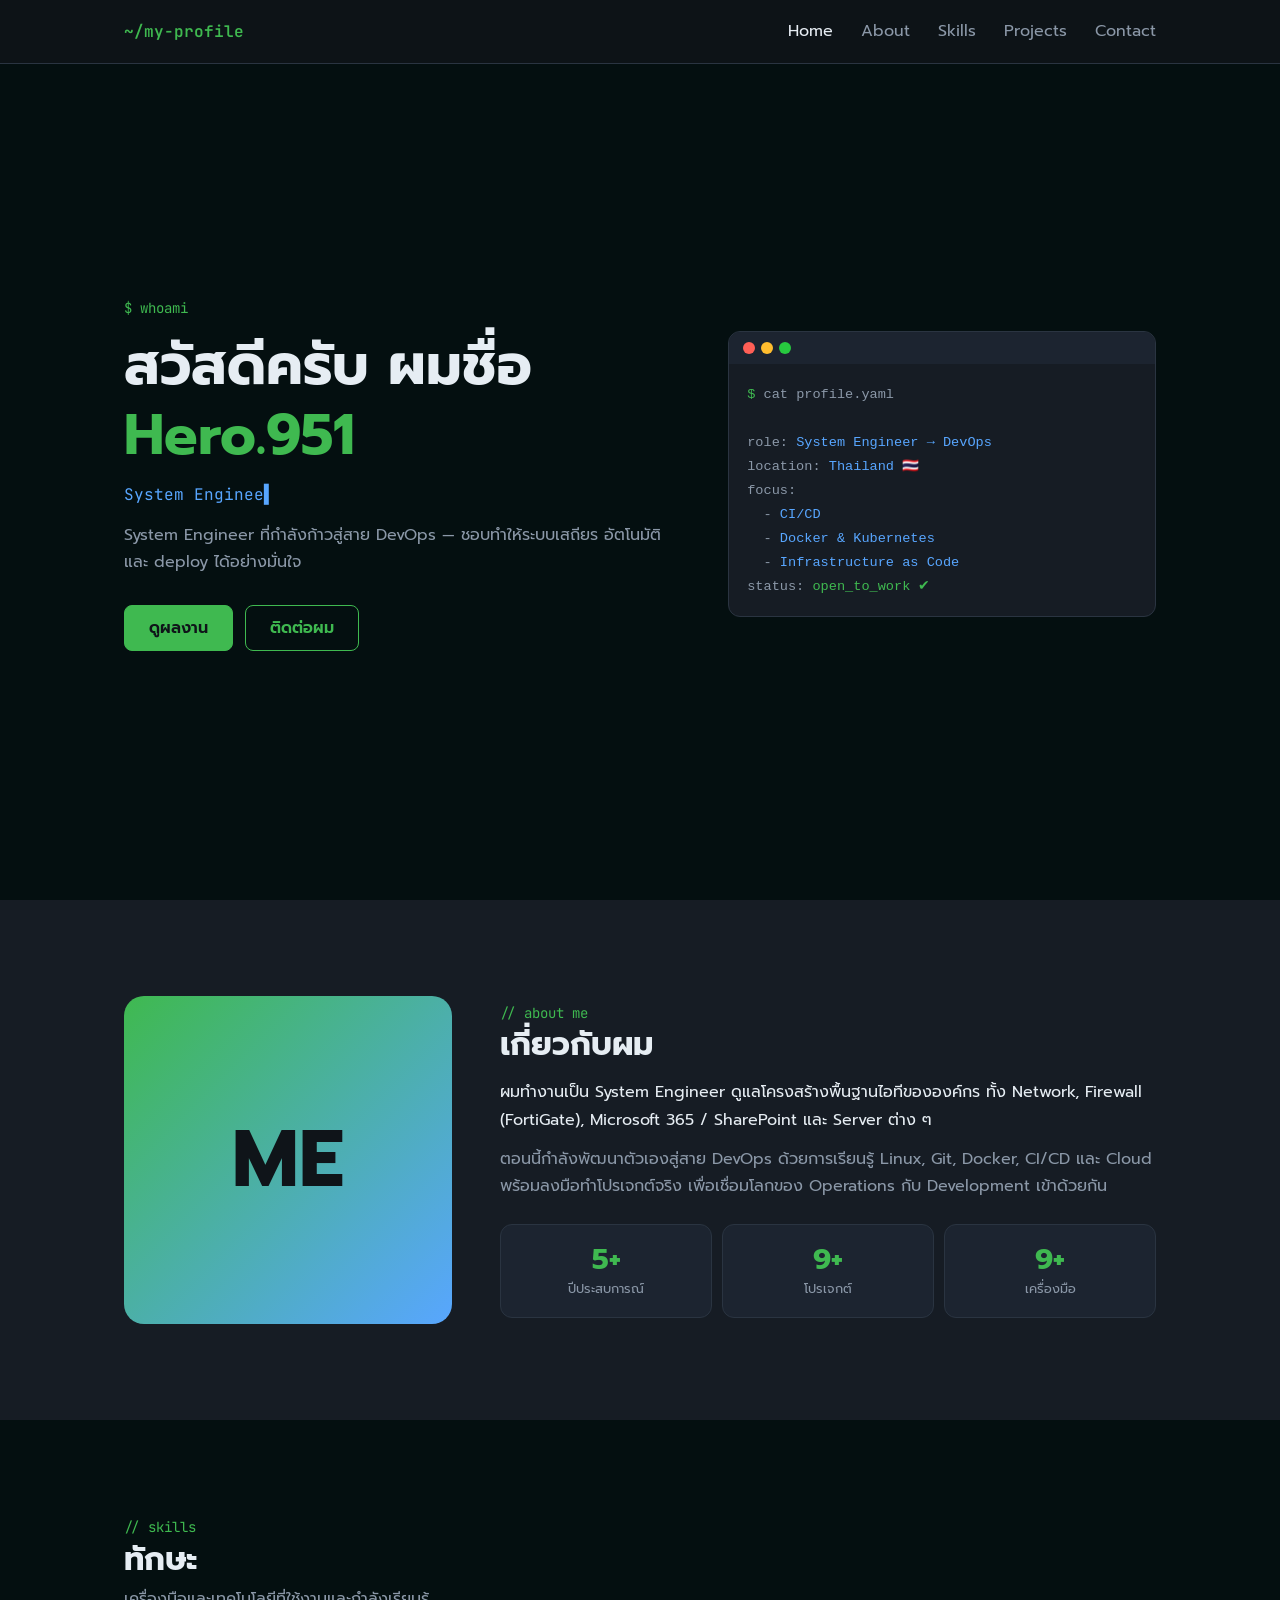
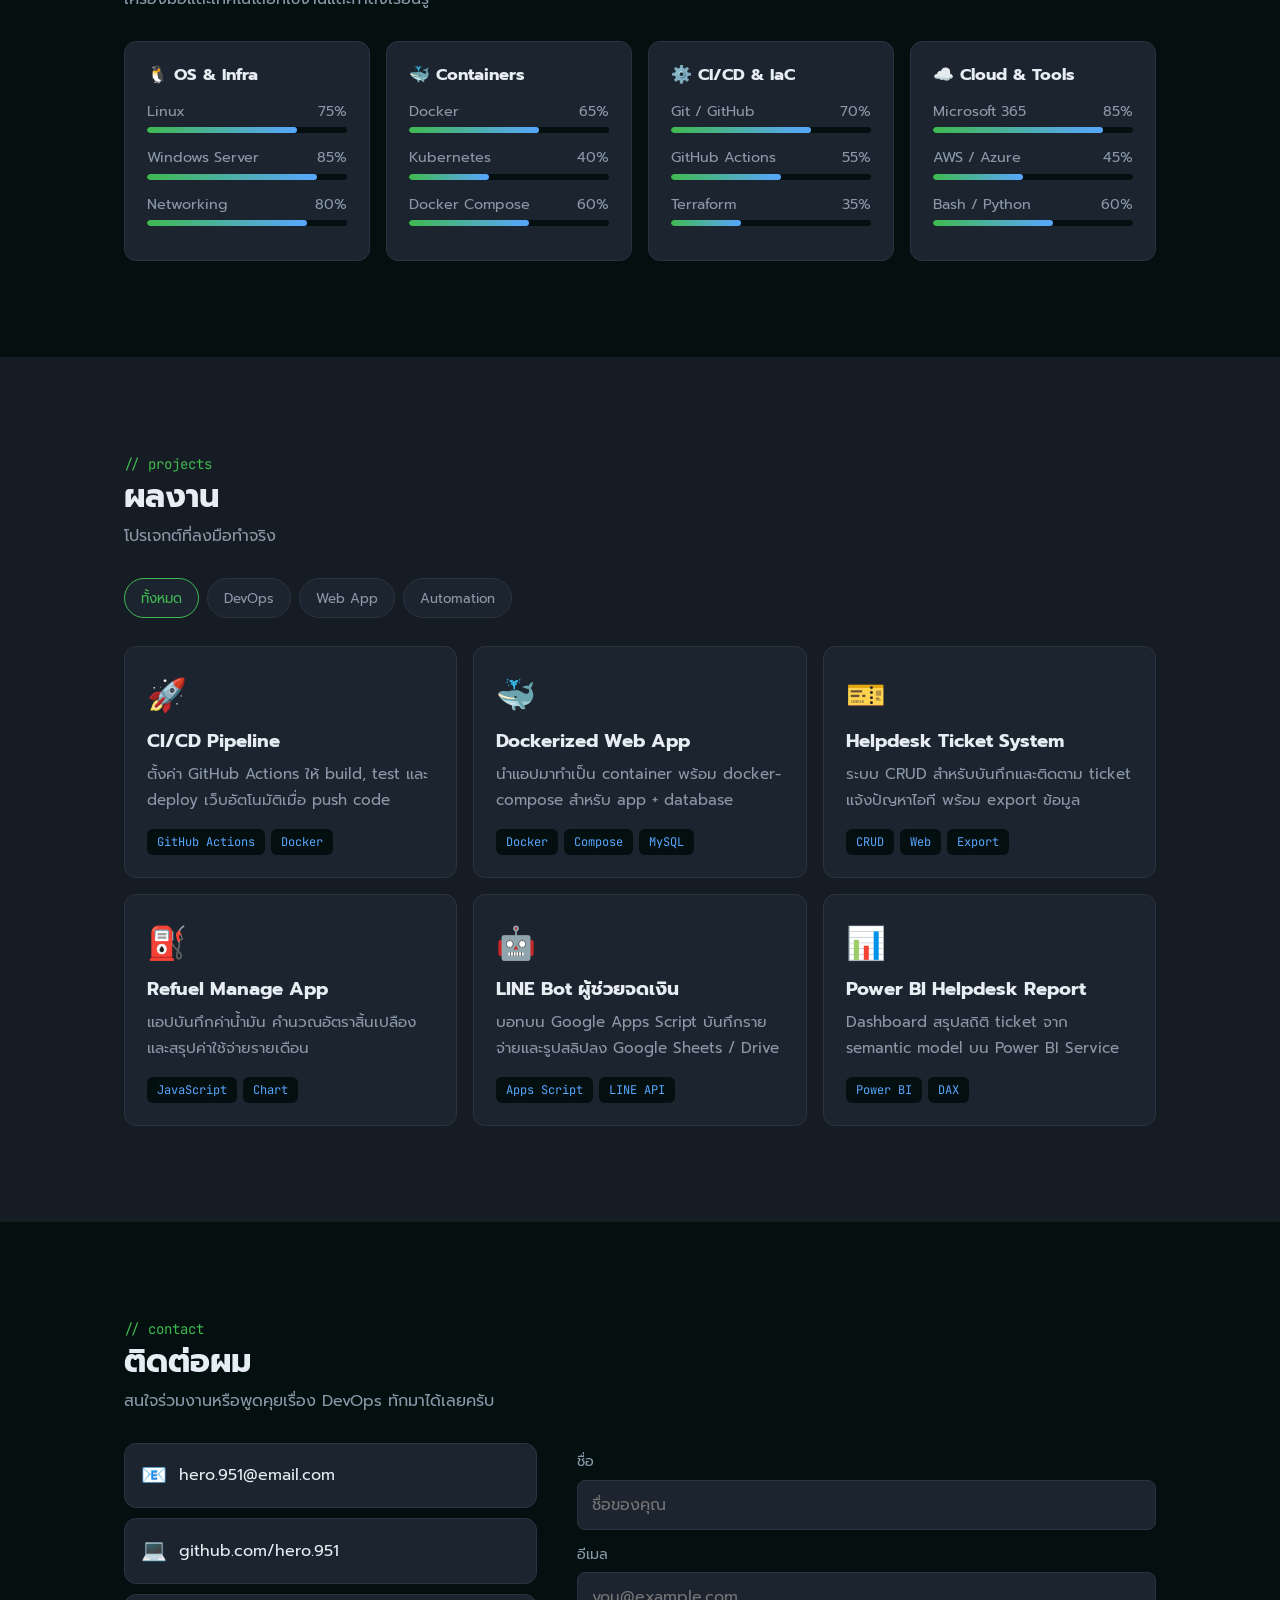
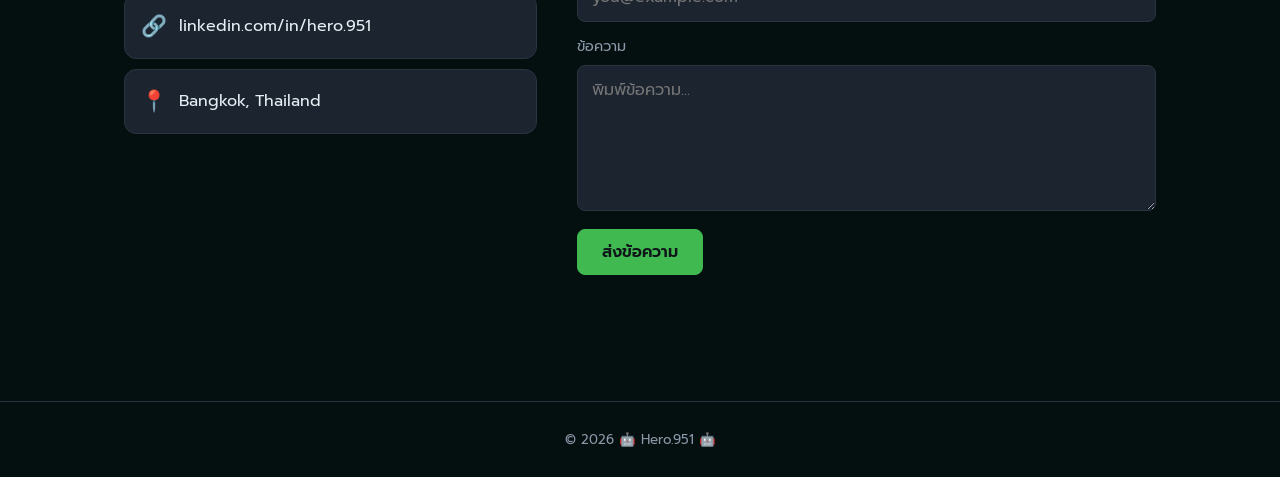
<file: profile.html>
<!DOCTYPE html>
<html lang="th">
<head>
  <meta charset="UTF-8">
  <meta name="viewport" content="width=device-width, initial-scale=1.0">
  <meta name="description" content="Hero.951 — System Engineer ที่กำลังก้าวสู่สาย DevOps">
  <title>Hero.951 | DevOps Engineer</title>
  <link rel="preconnect" href="https://fonts.googleapis.com">
  <link href="https://fonts.googleapis.com/css2?family=Prompt:wght@300;400;600;700&family=JetBrains+Mono:wght@400;600&display=swap" rel="stylesheet">
  <style>
/* ===== Design tokens ===== */
:root{
  --bg:#040f10; --bg2:#161c24; --card:#1c2430; --text:#e6edf3; --muted:#8b98a8;
  --accent:#3fb950; --accent2:#58a6ff; --border:#2a3441;
  --header-h:64px; --gutter:16px; --radius:12px;
}

/* ===== Base (mobile-first) ===== */
*,*::before,*::after{margin:0;padding:0;box-sizing:border-box}
html{scroll-behavior:smooth;scroll-padding-top:var(--header-h)}
body{font-family:'Prompt',sans-serif;background:var(--bg);color:var(--text);line-height:1.7;font-size:1rem;overflow-x:hidden}
a{color:inherit;text-decoration:none}
img{max-width:100%;display:block}
ul{list-style:none}
p+p{margin-top:12px}
h1,h2,h3{line-height:1.25}
h2{font-size:clamp(1.6rem,4vw,2rem);margin-bottom:6px}
.container{width:100%;max-width:1080px;margin:0 auto;padding:0 var(--gutter)}
.section{padding:64px 0}
.alt{background:var(--bg2)}
.section-head{margin-bottom:28px}
.eyebrow{font-family:'JetBrains Mono',monospace;color:var(--accent);font-size:.875rem}
.lead,.muted{color:var(--muted)}
.sr-only{position:absolute;width:1px;height:1px;overflow:hidden;clip:rect(0 0 0 0);white-space:nowrap}
.skip-link{position:absolute;left:-999px;top:8px;background:var(--accent);color:#0f1419;padding:8px 14px;border-radius:6px;z-index:100}
.skip-link:focus{left:8px}
:focus-visible{outline:2px solid var(--accent2);outline-offset:3px}

/* ===== Header / Nav ===== */
.site-header{position:fixed;inset:0 0 auto;height:var(--header-h);background:rgba(15,20,25,.9);backdrop-filter:blur(8px);border-bottom:1px solid var(--border);z-index:50}
.header-inner{display:flex;justify-content:space-between;align-items:center;height:100%}
.logo{font-family:'JetBrains Mono',monospace;font-weight:600;color:var(--accent)}
.menu-btn{background:none;border:0;color:var(--text);font-size:1.6rem;cursor:pointer;width:44px;height:44px}
.nav-links{display:none;position:absolute;top:var(--header-h);left:0;right:0;flex-direction:column;background:var(--bg2);border-bottom:1px solid var(--border);padding:8px var(--gutter) 16px}
.nav-links.open{display:flex}
.nav-links a{display:block;padding:12px 4px;color:var(--muted);transition:color .2s}
.nav-links a:hover,.nav-links a.active{color:var(--text)}

/* ===== Buttons ===== */
.btns{display:flex;gap:12px;margin-top:28px;flex-wrap:wrap}
.btn{display:inline-flex;justify-content:center;align-items:center;min-height:44px;padding:10px 24px;border-radius:8px;font:600 1rem 'Prompt',sans-serif;border:1px solid var(--accent);cursor:pointer;transition:.2s}
.btn-primary{background:var(--accent);color:#0f1419}
.btn-primary:hover{filter:brightness(1.1)}
.btn-ghost{color:var(--accent);background:transparent}
.btn-ghost:hover{background:rgba(63,185,80,.1)}

/* ===== Hero ===== */
.hero{min-height:100svh;display:flex;align-items:center;padding:calc(var(--header-h) + 40px) 0 56px}
.hero-grid{display:grid;gap:40px}
.hero h1{font-size:clamp(2rem,7vw,3.5rem);margin:10px 0}
.highlight{color:var(--accent)}
.typed{font-family:'JetBrains Mono',monospace;color:var(--accent2);min-height:1.7em}
.typed::after{content:'▌';animation:blink 1s infinite}
@keyframes blink{50%{opacity:0}}
.hero .lead{margin-top:14px;max-width:52ch}
.terminal{background:var(--bg2);border:1px solid var(--border);border-radius:var(--radius);overflow:hidden}
.term-bar{background:var(--card);padding:10px 14px;display:flex;gap:6px}
.term-bar i{width:12px;height:12px;border-radius:50%;background:#ff5f56}
.term-bar i:nth-child(2){background:#ffbd2e}
.term-bar i:nth-child(3){background:#27c93f}
.term-body{padding:18px;color:var(--muted);font:.8rem/1.7 'JetBrains Mono',monospace;overflow-x:auto;white-space:pre}
.term-body .c{color:var(--accent)} .term-body .v{color:var(--accent2)}

/* ===== About ===== */
.about-grid{display:grid;gap:32px;align-items:center}
.avatar{width:min(200px,60%);aspect-ratio:1;margin:0 auto;border-radius:20px;background:linear-gradient(135deg,var(--accent),var(--accent2));display:flex;align-items:center;justify-content:center;font-size:clamp(3rem,10vw,5rem);font-weight:700;color:#0f1419}
.about-grid h2{margin-bottom:14px}
.stats{display:grid;grid-template-columns:repeat(3,1fr);gap:10px;margin-top:24px}
.stat{background:var(--card);border:1px solid var(--border);border-radius:var(--radius);padding:14px 8px;text-align:center;display:flex;flex-direction:column-reverse}
.stat dd{font-size:clamp(1.4rem,5vw,1.8rem);font-weight:700;color:var(--accent);line-height:1.2}
.stat dt{color:var(--muted);font-size:.8rem}

/* ===== Skills ===== */
.skills-grid{display:grid;gap:16px;grid-template-columns:1fr}
.skill-card{background:var(--card);border:1px solid var(--border);border-radius:var(--radius);padding:22px}
.skill-card h3{margin-bottom:14px;font-size:1.05rem}
.bar{margin-bottom:12px}
.bar-label{display:flex;justify-content:space-between;font-size:.9rem;color:var(--muted)}
.bar-track{height:6px;background:var(--bg);border-radius:4px;overflow:hidden;margin-top:4px}
.bar-fill{height:100%;width:0;background:linear-gradient(90deg,var(--accent),var(--accent2));border-radius:4px;transition:width 1.2s ease}

/* ===== Projects ===== */
.filters{display:flex;gap:8px;margin-bottom:24px;overflow-x:auto;padding-bottom:4px;scrollbar-width:none}
.filter{flex:0 0 auto;min-height:40px;background:var(--card);border:1px solid var(--border);color:var(--muted);padding:6px 16px;border-radius:20px;cursor:pointer;font-family:inherit}
.filter.active{border-color:var(--accent);color:var(--accent)}
.projects-grid{display:grid;gap:16px;grid-template-columns:1fr}
.project{height:100%;background:var(--card);border:1px solid var(--border);border-radius:var(--radius);padding:22px;display:flex;flex-direction:column;transition:.2s}
.project:hover{transform:translateY(-4px);border-color:var(--accent)}
.project .icon{font-size:2rem;margin-bottom:6px}
.project p{color:var(--muted);font-size:.95rem;flex:1;margin:8px 0 16px}
.tags{display:flex;gap:6px;flex-wrap:wrap}
.tag{font-family:'JetBrains Mono',monospace;font-size:.75rem;background:var(--bg);color:var(--accent2);padding:3px 10px;border-radius:6px}

/* ===== Contact ===== */
.contact-grid{display:grid;gap:28px}
address{font-style:normal}
.contact-item{display:flex;gap:12px;align-items:center;background:var(--card);border:1px solid var(--border);border-radius:var(--radius);padding:14px 16px;margin:0 0 10px;word-break:break-word}
a.contact-item:hover{border-color:var(--accent)}
.contact-item span{font-size:1.3rem}
fieldset{border:0;display:grid;gap:6px}
label{font-size:.9rem;color:var(--muted);margin-top:6px}
input,textarea{width:100%;background:var(--card);border:1px solid var(--border);border-radius:8px;padding:12px 14px;color:var(--text);font:1rem 'Prompt',sans-serif}
input:focus,textarea:focus{outline:none;border-color:var(--accent)}
.contact-form .btn{margin-top:12px;width:100%}
.form-msg{color:var(--accent);min-height:1.5em}

/* ===== Footer ===== */
.site-footer{border-top:1px solid var(--border);padding:24px 0;text-align:center;color:var(--muted)}

/* ===== Reveal animation ===== */
.reveal{opacity:0;transform:translateY(30px);transition:.7s ease}
.reveal.show{opacity:1;transform:none}
@media (prefers-reduced-motion:reduce){
  *{animation:none!important;transition:none!important;scroll-behavior:auto!important}
  .reveal{opacity:1;transform:none}
}

/* ===== Tablet ≥ 640px ===== */
@media (min-width:640px){
  :root{--gutter:24px}
  .skills-grid,.projects-grid{grid-template-columns:repeat(2,1fr)}
  .contact-form .btn{width:auto;justify-self:start}
  .stat{padding:18px}
}

/* ===== Desktop ≥ 900px ===== */
@media (min-width:900px){
  .section{padding:96px 0}
  .menu-btn{display:none}
  .nav-links{display:flex;position:static;flex-direction:row;gap:28px;padding:0;background:none;border:0}
  .nav-links a{padding:0}
  .hero-grid{grid-template-columns:1.3fr 1fr;gap:48px;align-items:center}
  .term-body{font-size:.85rem}
  .about-grid{grid-template-columns:1fr 2fr;gap:48px}
  .avatar{width:100%;margin:0}
  .skills-grid{grid-template-columns:repeat(4,1fr)}
  .projects-grid{grid-template-columns:repeat(3,1fr)}
  .contact-grid{grid-template-columns:1fr 1.4fr;gap:40px}
}

  </style>
</head>
<body>
  <a class="skip-link" href="#main">ข้ามไปที่เนื้อหา</a>

  <!-- ===== Header + Navigation ===== -->
  <header class="site-header">
    <div class="container header-inner">
      <a href="#hero" class="logo" aria-label="กลับหน้าแรก">~/my-profile</a>
      <button class="menu-btn" id="menuBtn" aria-label="เปิดเมนู" aria-expanded="false" aria-controls="navLinks">☰</button>
      <nav aria-label="เมนูหลัก">
        <ul id="navLinks" class="nav-links">
          <li><a href="#hero">Home</a></li>
          <li><a href="#about">About</a></li>
          <li><a href="#skills">Skills</a></li>
          <li><a href="#projects">Projects</a></li>
          <li><a href="#contact">Contact</a></li>
        </ul>
      </nav>
    </div>
  </header>

  <main id="main">
    <!-- 1. HERO -->
    <section id="hero" class="hero" aria-labelledby="hero-title">
      <div class="container hero-grid">
        <div class="hero-text">
          <p class="eyebrow">$ whoami</p>
          <h1 id="hero-title">สวัสดีครับ ผมชื่อ <span class="highlight">Hero.951</span></h1>
          <p class="typed" id="typed" aria-live="polite"></p>
          <p class="lead">System Engineer ที่กำลังก้าวสู่สาย DevOps — ชอบทำให้ระบบเสถียร อัตโนมัติ และ deploy ได้อย่างมั่นใจ</p>
          <div class="btns">
            <a href="#projects" class="btn btn-primary">ดูผลงาน</a>
            <a href="#contact" class="btn btn-ghost">ติดต่อผม</a>
          </div>
        </div>
        <figure class="terminal" aria-label="ข้อมูลโปรไฟล์ในรูปแบบ terminal">
          <div class="term-bar" aria-hidden="true"><i></i><i></i><i></i></div>
          <pre class="term-body"><code><span class="c">$</span> cat profile.yaml

role: <span class="v">System Engineer → DevOps</span>
location: <span class="v">Thailand 🇹🇭</span>
focus:
  - <span class="v">CI/CD</span>
  - <span class="v">Docker &amp; Kubernetes</span>
  - <span class="v">Infrastructure as Code</span>
status: <span class="c">open_to_work ✔</span></code></pre>
        </figure>
      </div>
    </section>

    <!-- 2. ABOUT -->
    <section id="about" class="section alt" aria-labelledby="about-title">
      <div class="container about-grid reveal">
        <figure class="avatar" aria-hidden="true">ME</figure>
        <article>
          <header>
            <p class="eyebrow">// about me</p>
            <h2 id="about-title">เกี่ยวกับผม</h2>
          </header>
          <p>ผมทำงานเป็น System Engineer ดูแลโครงสร้างพื้นฐานไอทีขององค์กร ทั้ง Network, Firewall (FortiGate), Microsoft 365 / SharePoint และ Server ต่าง ๆ</p>
          <p class="muted">ตอนนี้กำลังพัฒนาตัวเองสู่สาย DevOps ด้วยการเรียนรู้ Linux, Git, Docker, CI/CD และ Cloud พร้อมลงมือทำโปรเจกต์จริง เพื่อเชื่อมโลกของ Operations กับ Development เข้าด้วยกัน</p>
          <dl class="stats">
            <div class="stat"><dt>ปีประสบการณ์</dt><dd data-count="5">0</dd></div>
            <div class="stat"><dt>โปรเจกต์</dt><dd data-count="10">0</dd></div>
            <div class="stat"><dt>เครื่องมือ</dt><dd data-count="15">0</dd></div>
          </dl>
        </article>
      </div>
    </section>

    <!-- 3. SKILLS -->
    <section id="skills" class="section" aria-labelledby="skills-title">
      <div class="container">
        <header class="section-head">
          <p class="eyebrow">// skills</p>
          <h2 id="skills-title">ทักษะ</h2>
          <p class="lead">เครื่องมือและเทคโนโลยีที่ใช้งานและกำลังเรียนรู้</p>
        </header>
        <div class="skills-grid reveal" id="skillsGrid"></div>
      </div>
    </section>

    <!-- 4. PROJECTS -->
    <section id="projects" class="section alt" aria-labelledby="projects-title">
      <div class="container">
        <header class="section-head">
          <p class="eyebrow">// projects</p>
          <h2 id="projects-title">ผลงาน</h2>
          <p class="lead">โปรเจกต์ที่ลงมือทำจริง</p>
        </header>
        <div class="filters" id="filters" role="group" aria-label="กรองผลงานตามหมวด">
          <button type="button" class="filter active" data-f="all" aria-pressed="true">ทั้งหมด</button>
          <button type="button" class="filter" data-f="devops" aria-pressed="false">DevOps</button>
          <button type="button" class="filter" data-f="web" aria-pressed="false">Web App</button>
          <button type="button" class="filter" data-f="automation" aria-pressed="false">Automation</button>
        </div>
        <ul class="projects-grid" id="projectsGrid"></ul>
      </div>
    </section>

    <!-- 5. CONTACT -->
    <section id="contact" class="section" aria-labelledby="contact-title">
      <div class="container">
        <header class="section-head">
          <p class="eyebrow">// contact</p>
          <h2 id="contact-title">ติดต่อผม</h2>
          <p class="lead">สนใจร่วมงานหรือพูดคุยเรื่อง DevOps ทักมาได้เลยครับ</p>
        </header>
        <div class="contact-grid reveal">
          <address class="contact-list">
            <a class="contact-item" href="mailto:hero.951@email.com"><span aria-hidden="true">📧</span>hero.951@email.com</a>
            <a class="contact-item" href="https://github.com/hero.951" target="_blank" rel="noopener"><span aria-hidden="true">💻</span>github.com/hero.951</a>
            <a class="contact-item" href="https://linkedin.com/in/hero.951" target="_blank" rel="noopener"><span aria-hidden="true">🔗</span>linkedin.com/in/hero.951</a>
            <p class="contact-item"><span aria-hidden="true">📍</span>Bangkok, Thailand</p>
          </address>
          <form id="contactForm" class="contact-form" novalidate>
            <fieldset>
              <legend class="sr-only">ส่งข้อความถึงผม</legend>
              <label for="name">ชื่อ</label>
              <input type="text" id="name" name="name" placeholder="ชื่อของคุณ" autocomplete="name" required>
              <label for="email">อีเมล</label>
              <input type="email" id="email" name="email" placeholder="you@example.com" autocomplete="email" required>
              <label for="message">ข้อความ</label>
              <textarea id="message" name="message" rows="5" placeholder="พิมพ์ข้อความ..." required></textarea>
              <button class="btn btn-primary" type="submit">ส่งข้อความ</button>
              <p class="form-msg" id="formMsg" role="status" aria-live="polite"></p>
            </fieldset>
          </form>
        </div>
      </div>
    </section>
  </main>

  <footer class="site-footer">
    <div class="container">
      <p><small>© <time id="year"></time> 🤖 Hero.951 🤖</small></p>
    </div>
  </footer>

  <script>
// ===== Data (แก้ไขข้อมูลของคุณตรงนี้) =====
const skills = [
  { group:'🐧 OS & Infra', items:[['Linux',75],['Windows Server',85],['Networking',80]] },
  { group:'🐳 Containers', items:[['Docker',65],['Kubernetes',40],['Docker Compose',60]] },
  { group:'⚙️ CI/CD & IaC', items:[['Git / GitHub',70],['GitHub Actions',55],['Terraform',35]] },
  { group:'☁️ Cloud & Tools', items:[['Microsoft 365',85],['AWS / Azure',45],['Bash / Python',60]] },
];
const projects = [
  { icon:'🚀', cat:'devops', title:'CI/CD Pipeline', desc:'ตั้งค่า GitHub Actions ให้ build, test และ deploy เว็บอัตโนมัติเมื่อ push code', tags:['GitHub Actions','Docker'] },
  { icon:'🐳', cat:'devops', title:'Dockerized Web App', desc:'นำแอปมาทำเป็น container พร้อม docker-compose สำหรับ app + database', tags:['Docker','Compose','MySQL'] },
  { icon:'🎫', cat:'web', title:'Helpdesk Ticket System', desc:'ระบบ CRUD สำหรับบันทึกและติดตาม ticket แจ้งปัญหาไอที พร้อม export ข้อมูล', tags:['CRUD','Web','Export'] },
  { icon:'⛽', cat:'web', title:'Refuel Manage App', desc:'แอปบันทึกค่าน้ำมัน คำนวณอัตราสิ้นเปลือง และสรุปค่าใช้จ่ายรายเดือน', tags:['JavaScript','Chart'] },
  { icon:'🤖', cat:'automation', title:'LINE Bot ผู้ช่วยจดเงิน', desc:'บอทบน Google Apps Script บันทึกรายจ่ายและรูปสลิปลง Google Sheets / Drive', tags:['Apps Script','LINE API'] },
  { icon:'📊', cat:'automation', title:'Power BI Helpdesk Report', desc:'Dashboard สรุปสถิติ ticket จาก semantic model บน Power BI Service', tags:['Power BI','DAX'] },
];

// ===== Typing effect =====
const words = ['System Engineer','Aspiring DevOps Engineer','Automation Lover','Lifelong Learner'];
let wi=0, ci=0, del=false; const typedEl=document.getElementById('typed');
(function type(){
  const w=words[wi]; typedEl.textContent=w.slice(0,ci);
  if(!del && ci<w.length) ci++; else if(del && ci>0) ci--;
  else { del=!del; if(!del) wi=(wi+1)%words.length; }
  setTimeout(type, del?40:(ci===w.length?1600:90));
})();

// ===== Render skills (article + list) =====
document.getElementById('skillsGrid').innerHTML = skills.map(s=>`
  <article class="skill-card">
    <h3>${s.group}</h3>
    <ul>
      ${s.items.map(([n,v])=>`
      <li class="bar">
        <div class="bar-label"><span>${n}</span><span>${v}%</span></div>
        <div class="bar-track" role="progressbar" aria-label="${n}" aria-valuemin="0" aria-valuemax="100" aria-valuenow="${v}">
          <div class="bar-fill" data-w="${v}"></div>
        </div>
      </li>`).join('')}
    </ul>
  </article>`).join('');

// ===== Render projects (li > article) + filter =====
const grid=document.getElementById('projectsGrid');
function renderProjects(f){
  grid.innerHTML = projects.filter(p=>f==='all'||p.cat===f).map(p=>`
    <li>
      <article class="project">
        <span class="icon" aria-hidden="true">${p.icon}</span>
        <h3>${p.title}</h3>
        <p>${p.desc}</p>
        <ul class="tags" aria-label="เทคโนโลยีที่ใช้">${p.tags.map(t=>`<li class="tag">${t}</li>`).join('')}</ul>
      </article>
    </li>`).join('');
}
renderProjects('all');
document.getElementById('filters').addEventListener('click',e=>{
  const btn=e.target.closest('.filter'); if(!btn) return;
  document.querySelectorAll('.filter').forEach(b=>{b.classList.remove('active');b.setAttribute('aria-pressed','false');});
  btn.classList.add('active'); btn.setAttribute('aria-pressed','true');
  renderProjects(btn.dataset.f);
});

// ===== Scroll reveal + skill bars + counters =====
const io=new IntersectionObserver(entries=>entries.forEach(en=>{
  if(!en.isIntersecting) return;
  en.target.classList.add('show');
  en.target.querySelectorAll('.bar-fill').forEach(b=>b.style.width=b.dataset.w+'%');
  en.target.querySelectorAll('[data-count]').forEach(el=>{
    let n=0; const t=+el.dataset.count;
    const iv=setInterval(()=>{el.textContent=++n+'+'; if(n>=t) clearInterval(iv);},80);
  });
  io.unobserve(en.target);
}),{threshold:.15});
document.querySelectorAll('.reveal').forEach(el=>io.observe(el));

// ===== Active nav link =====
const links=document.querySelectorAll('.nav-links a');
const sections=document.querySelectorAll('main section');
window.addEventListener('scroll',()=>{
  let cur='';
  sections.forEach(s=>{ if(scrollY>=s.offsetTop-120) cur=s.id; });
  links.forEach(a=>{
    const on=a.getAttribute('href')==='#'+cur;
    a.classList.toggle('active',on);
    on ? a.setAttribute('aria-current','true') : a.removeAttribute('aria-current');
  });
},{passive:true});

// ===== Mobile menu =====
const nav=document.getElementById('navLinks');
const menuBtn=document.getElementById('menuBtn');
function setMenu(open){
  nav.classList.toggle('open',open);
  menuBtn.setAttribute('aria-expanded',open);
  menuBtn.setAttribute('aria-label',open?'ปิดเมนู':'เปิดเมนู');
  menuBtn.textContent=open?'✕':'☰';
}
menuBtn.addEventListener('click',()=>setMenu(!nav.classList.contains('open')));
links.forEach(a=>a.addEventListener('click',()=>setMenu(false)));
document.addEventListener('keydown',e=>{ if(e.key==='Escape') setMenu(false); });

// ===== Contact form (demo) =====
document.getElementById('contactForm').addEventListener('submit',e=>{
  e.preventDefault();
  const form=e.target, msg=document.getElementById('formMsg');
  if(!form.checkValidity()){ msg.style.color='#f85149'; msg.textContent='กรุณากรอกข้อมูลให้ครบและอีเมลให้ถูกต้อง'; return; }
  msg.style.color='';
  msg.textContent=`ขอบคุณครับ คุณ${form.name.value} ได้รับข้อความแล้ว ✔`;
  form.reset();
});

// ===== Footer year =====
const y=document.getElementById('year');
y.textContent=new Date().getFullYear(); y.dateTime=y.textContent;

  </script>
</body>
</html>
</file>
